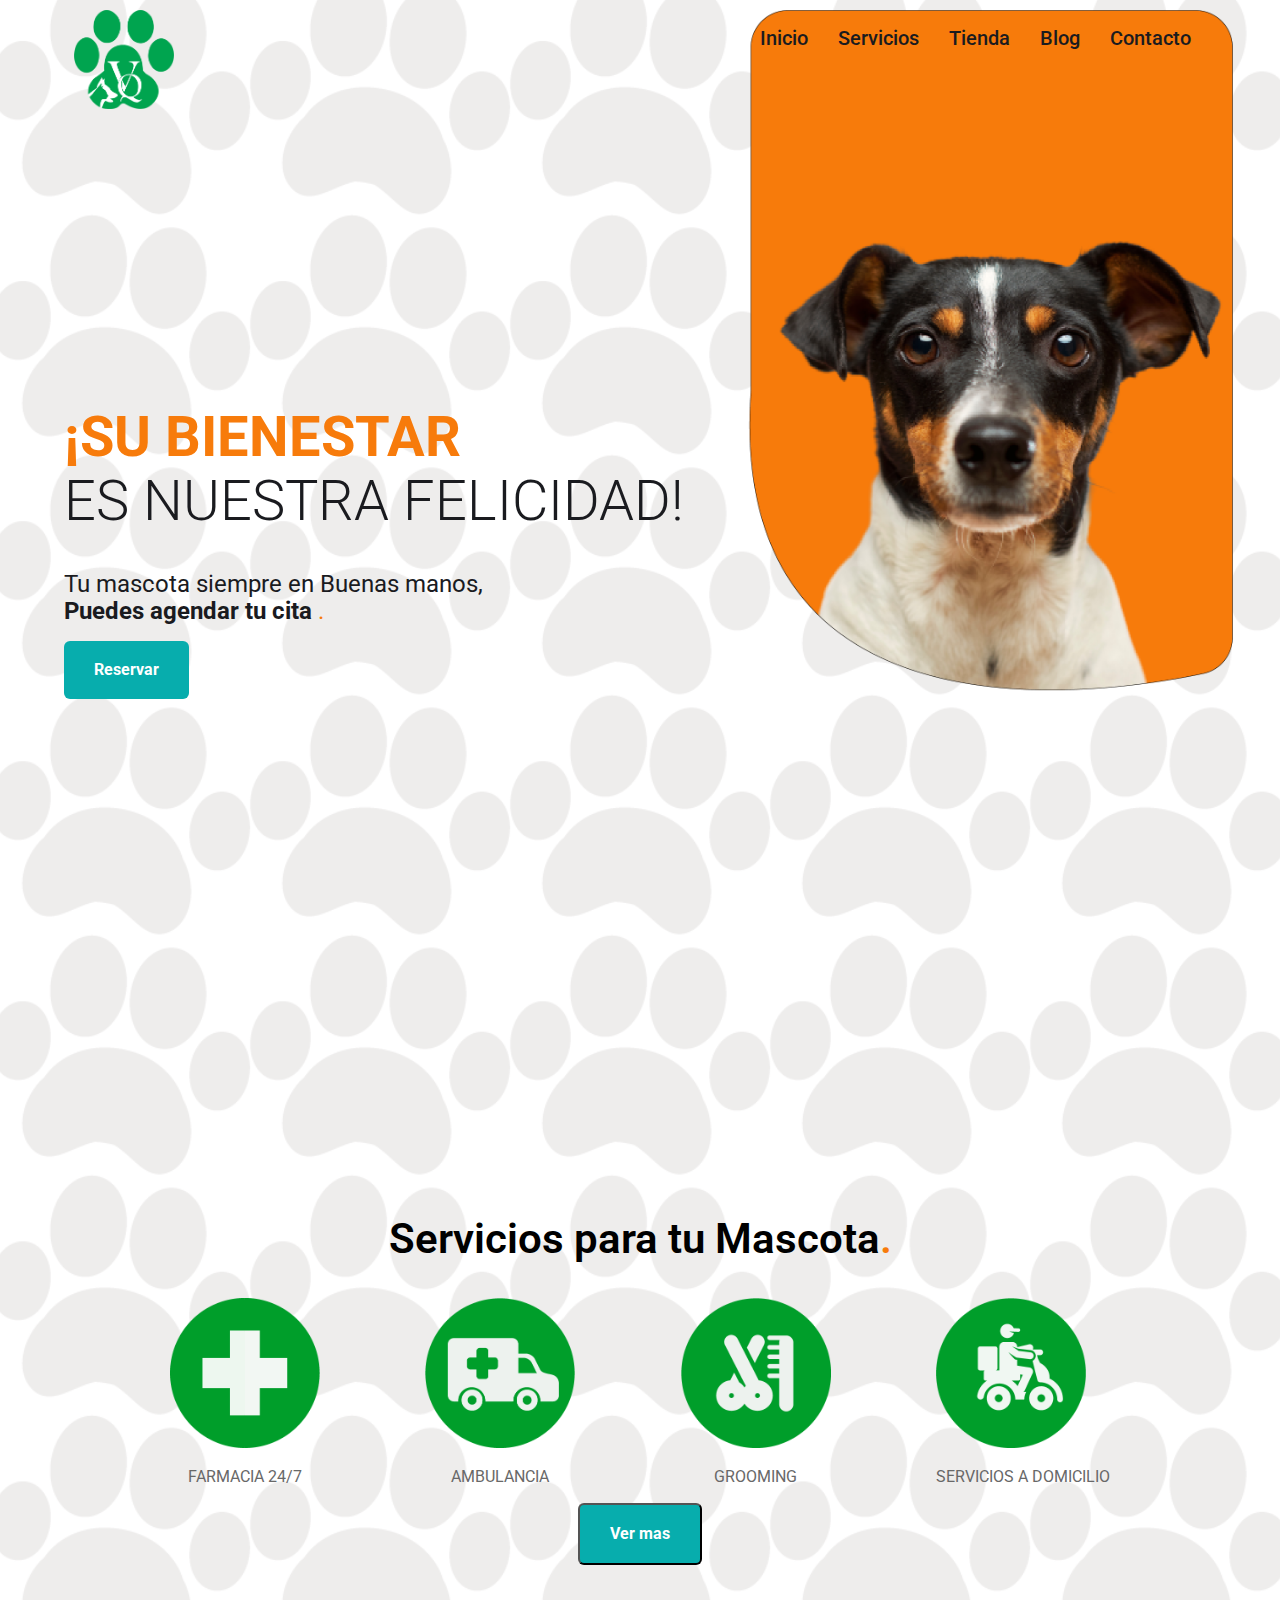
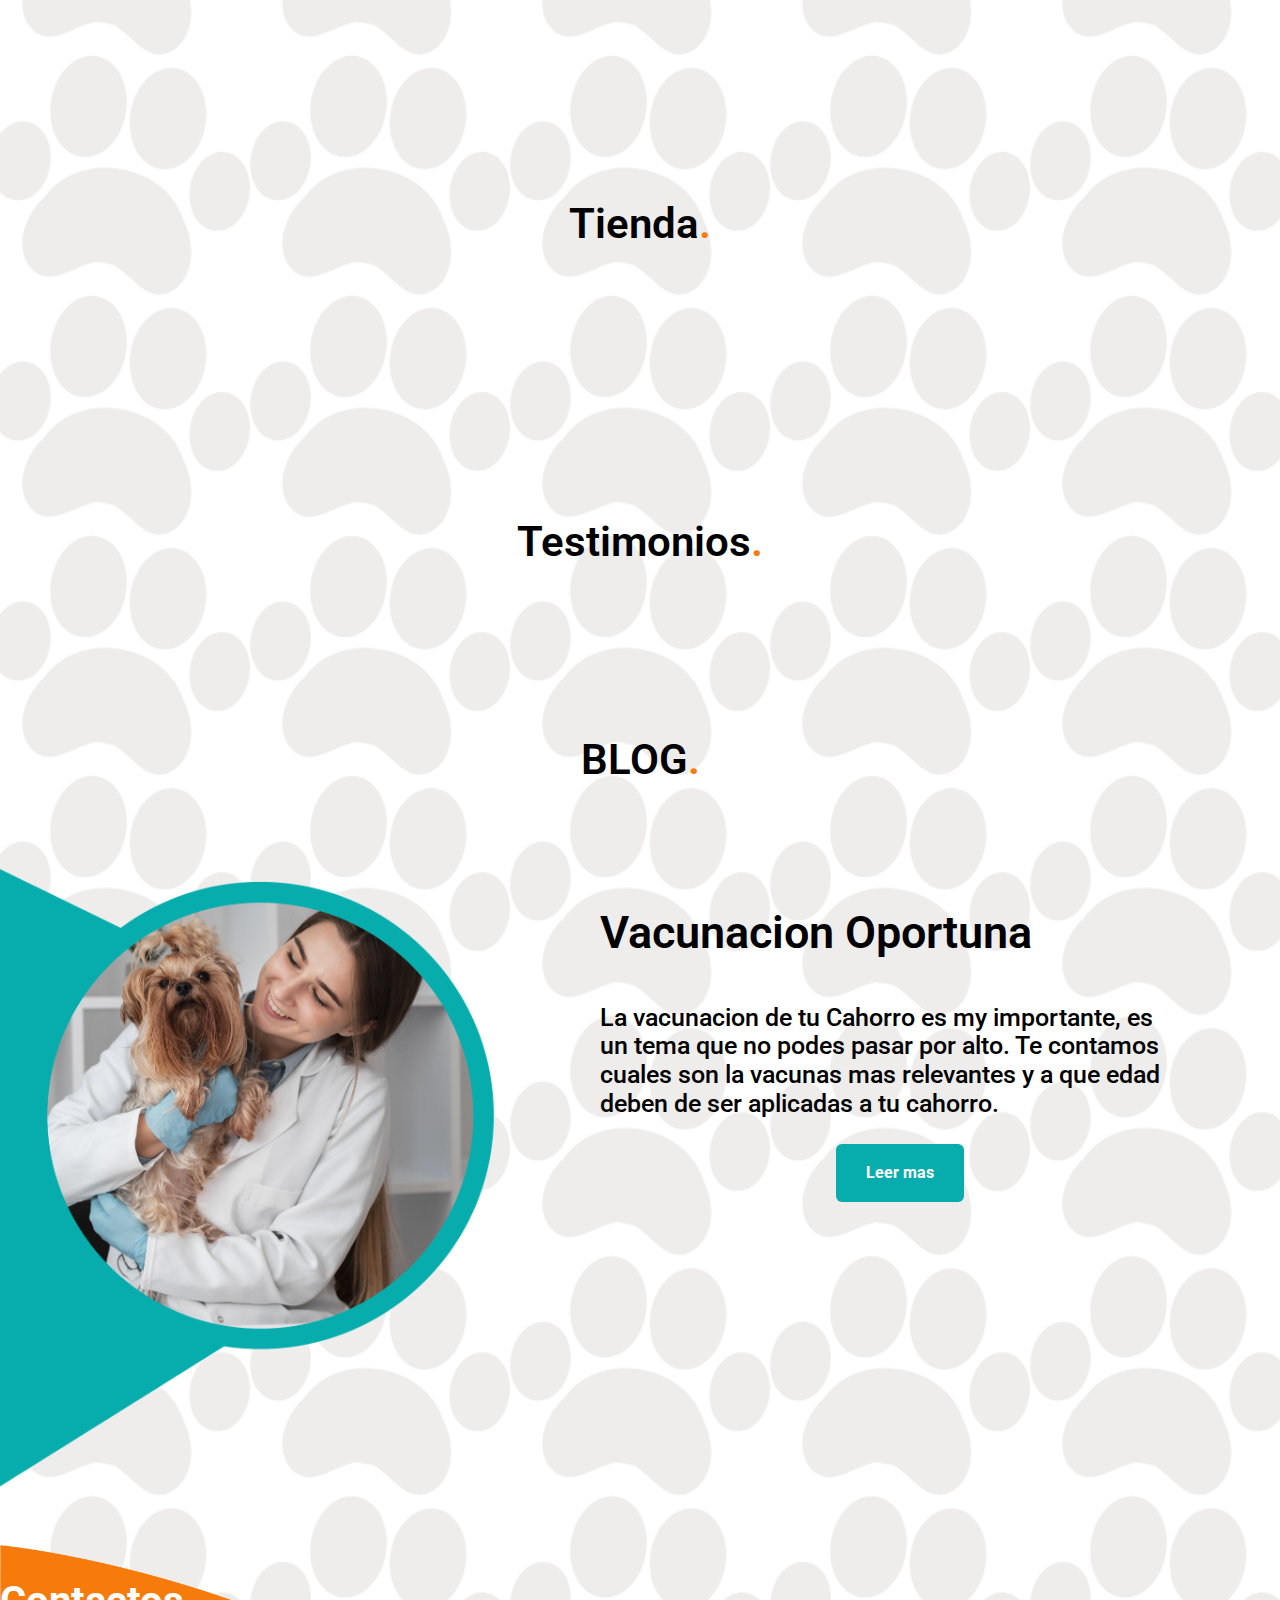
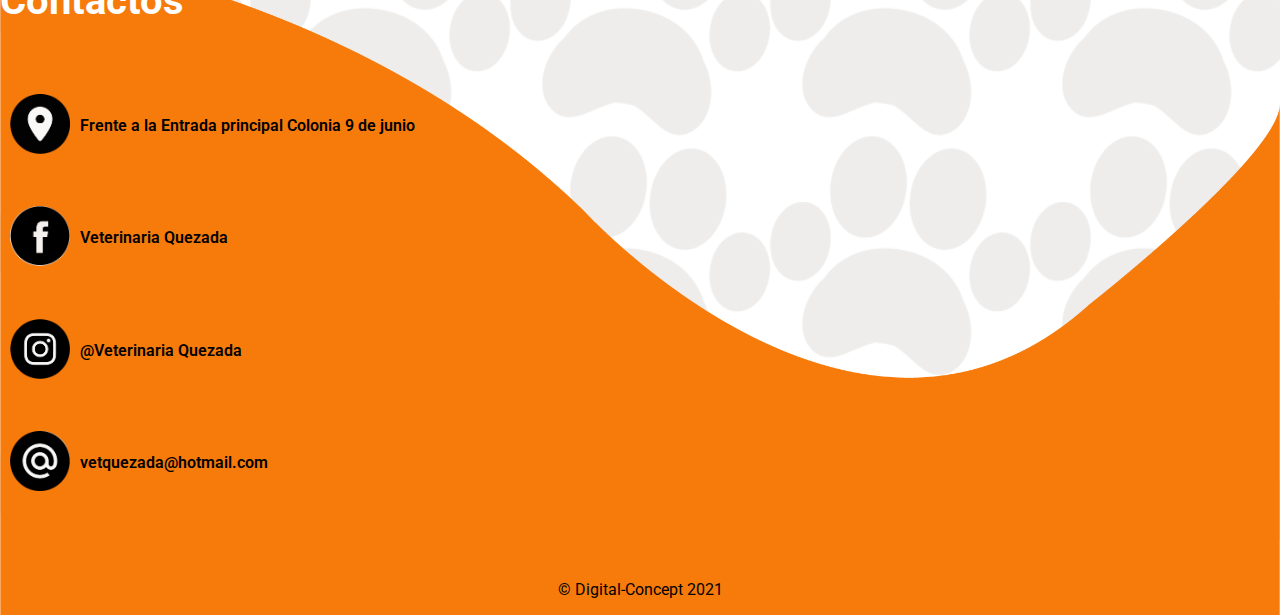
<file: index.html>
<!DOCTYPE html>
<html lang="es">
<head>
    <meta charset="UTF-8">
    <meta http-equiv="X-UA-Compatible" content="IE=edge">
    <meta name="viewport" content="width=device-width, initial-scale=1.0">
    <title>Document</title>

    <!--Link for style css-->
    <link rel="stylesheet" href="css/estilo.css">

    <!--Normalize the web page-->
    <link rel="stylesheet" href="css/normalize.css">

     <!--CDN OWL CARROUSEL-->
     <link rel="stylesheet" href="https://cdnjs.cloudflare.com/ajax/libs/OwlCarousel2/2.3.4/assets/owl.carousel.min.css">
     <link rel="stylesheet" href="https://cdnjs.cloudflare.com/ajax/libs/OwlCarousel2/2.3.4/assets/owl.theme.default.css">

     <!--Favicon-->
     <link rel="icon" type="image/png" sizes="16x16" href="recursos/1x/favicon-16x16.png" style="background: transparent;">
    
</head>
<body>
 <!--Banner-->
<header class="hero">
        <nav class="nav_hero">
            <div class="container nav_container">
                <div class="logo">
                    <div class="logo_img">
                        <img src="recursos/1x/Logo/logo_veterinaria.png" alt="logo_veterinaria">
                    </div>
                </div>

                    <div class="links link--modifier">
                        <a href="#" class="links">Inicio</a>
                        <a href="#" class="links">Servicios</a>
                        <a href="#" class="links">Tienda</a>
                        <a href="#" class="links">Blog</a>
                        <a href="#" class="links">Contacto</a>
                    </div>
            </div>
        </nav>
        <!--banner content-->
        <section class="container hero_main">
            <div class="hero_textos">
                <h1 class="tittle"><span class="exp">¡SU BIENESTAR</span><br> ES NUESTRA FELICIDAD!</h1>
                <p class="copy">Tu mascota siempre en Buenas manos,<span class="copy_active"><br> Puedes agendar tu cita</span> <span class="point">.</span></p>
                    <a href="#" class="call_t_a">
                        Reservar
                            </a>
                        </div>
                        <img src="recursos/1x/card_testimony/can3.png" class="mockup">
        </section>
        <div class="wave" style="height: 150px; overflow: hidden;" ><svg viewBox="0 0 500 150" preserveAspectRatio="none" style="height: 100%; width: 100%;"><path d="M-117.10,161.34 C40.91,179.11 429.73,-150.48 514.39,84.38 L589.45,178.13 L-20.03,163.31 Z" style="stroke: none; fill: #fff;"></path></svg></div>
</header>

 <!--Secction  Services-->
 <main>
<div class="container services_icon--modifier">
    <section class="services">
            <!--tittle pet services-->
            <h2 class="subtittle">Servicios para tu Mascota<span class="point">.</span></h2>

        <div class="icon_services icon_services--modifier">
            <!---->
            <div class="icon">
                <img src="recursos/1x/icon_services/Servicio 1Recurso 1.png" alt="farmacy">
                <div class="tittle_services">
                    <p class="services_text">
                        <a href="#">FARMACIA 24/7</a>
                    </p>
                </div>
             </div>
              <!---->
            <div class="icon">
                <img src="recursos/1x/icon_services/Servicio 2Recurso 2.png" alt="ambulance">
                <div class="tittle_services">
                    <p class="services_text">
                        <a href="#">AMBULANCIA</a>
                    </p>
                </div>
             </div>
              <!---->
            <div class="icon">
                <img src="recursos/1x/icon_services/Servicio 3Recurso 3.png" alt="Grooming">
                <div class="tittle_services">
                    <p class="services_text">
                        <a href="#">GROOMING</a>
                    </p>
                </div>
             </div>
              <!---->
            <div class="icon">
                <img src="recursos/1x/icon_services/Servicio 4Recurso 4.png" alt="Domicile">
                <div class="tittle_services">
                    <p class="services_text">
                        <a href="#">SERVICIOS A DOMICILIO</a>
                    </p>
                </div>
             </div>
        </div>
    </section>
    <!--seccion de servicios Expandidos-->
<section id="contenido" class="services">     
    <div class="icon_services icon_services--modifier">
        <!---->
        <div class="icon">
            <img src="recursos/1x/icon_services/Servicio5Recurso 9.png" alt="Hospital">
            <div class="tittle_services">
                <p class="services_text">
                    <a href="#">HOSPITALIZACION</a>
                </p>
            </div>
         </div>
          <!---->
        <div class="icon">
            <img src="recursos/1x/icon_services/Servicio6Recurso 10.png" alt="Ultra Sound">
            <div class="tittle_services">
                <p class="services_text">
                    <a href="#">ULTRA SONIDO</a>
                </p>
            </div>
         </div>
          <!---->
        <div class="icon">
            <img src="recursos/1x/icon_services/Servicio7Recurso 11.png" alt="Medical Consult">
            <div class="tittle_services">
                <p class="services_text">
                    <a href="#">CONSULTA MEDICA</a>
                </p>
            </div>
         </div>
          <!---->
        <div class="icon">
            <img src="recursos/1x/icon_services/Servicio8Recurso 12.png" alt="Fumigation">
            <div class="tittle_services">
                <p class="services_text">
                    <a href="#">FUMIGACION</a>
                </p>
            </div>
         </div>
          <!---->
        <div class="icon">
            <img src="recursos/1x/icon_services/Servicio9Recurso 13.png" alt="Shower">
            <div class="tittle_services">
                <p class="services_text">
                    <a href="#">BAÑO</a>
                </p>
            </div>
         </div>
    </div>
    
    </section>
        <div class="button_more">
             <button type="button" class="
            overflow_btn" style='cursor: pointer;' onClick="muestra_oculta('contenido')">Ver mas</button>
            </div>
</div>

 <!--Section store-->
<section class="store">
        <div class="container">
        
        <!--tittle pet services-->
        <h2 class="subtittle">Tienda<span class="point">.</span></h2>

		<div class="review-active owl-carousel">
            <!--first card-->
            <section class="store_format">
                <div class="card">
                    <div class="content__port1">
                    </div>
                    <div class="content__Descr">
                        <p class="price">C$350.00</p>
                        <div class="product">
                            <a href="#"class="see_more">Ver mas</a>
                           </div>
                    </div>
                </div>
            </section>

            <!--second card-->
            <section class="store_format">
                <div class="card">
                    <div class="content__port2">
                    </div>
                    <div class="content__Descr">
                        <p class="price">C$350.00</p>
                        <div class="product">
                            <a href="#"class="see_more">Ver mas</a>
                    </div>
                </div>
            </section>
            <!--third card-->
            <section class="store_format">
                <div class="card">
                    <div class="content__port3">
                    </div>
                    <div class="content__Descr">
                        <p class="price">C$350.00</p>
                        <div class="product">
                            <a href="#"class="see_more">Ver mas</a>
                    </div>
                </div>
            </section>
            <!--fourth card-->
            <section class="store_format">
                <div class="card">
                    <div class="content__port4">
                    </div>
                    <div class="content__Descr">
                        <p class="price">C$350.00</p>
                        <div class="product">
                            <a href="#"class="see_more">Ver mas</a>
                    </div>
                </div>
            </section>
              <!--fifth card-->
              <section class="store_format">
                <div class="card">
                    <div class="content__port5">
                    </div>
                    <div class="content__Descr">
                        <p class="price">C$350.00</p>
                        <div class="product">
                            <a href="#"class="see_more">Ver mas</a>
                    </div>
                </div>
            </section>
                </div>
                </div>
            
</section>

<!--Testimony-->
<section class="testimony">
    <div class="container">
  <!--tittle pet services-->
  <h2 class="subtittle">Testimonios<span class="point">.</span></h2>
    <div class="review-active owl-carousel">
        <!--first card testimony-->
    <section class="format_testimony">
    <div class="little_card">
    <div class="content__img1"></div>
    <div class="content__comment">
    <p class="title_off"></p>
    <p class="commentary">
     El es Max, fue atendido de manera eficiente;
     gracias por su buena atencion.
                    </p>
                </div>
            </div>
        </section>
          <!--second card testimony-->
    <section class="format_testimony">
        <div class="little_card">
        <div class="content__img2"></div>
        <div class="content__comment">
        <p class="title_off"></p>
        <p class="commentary">
            El es Tom, fue atendido de manera eficiente;
            gracias por su buena atencion.
                        </p>
                    </div>
                </div>
            </section>
           <!--third card testimony-->
    <section class="format_testimony">
        <div class="little_card">
        <div class="content__img3"></div>
        <div class="content__comment">
        <p class="title_off"></p>
        <p class="commentary">
            Ella es Lia, fue atendida de manera eficiente;
            gracias por su buena atencion.
                        </p>
                    </div>
                </div>
            </section>
         <!--fourth card testimony-->
    <section class="format_testimony">
        <div class="little_card">
        <div class="content__img4"></div>
        <div class="content__comment">
        <p class="title_off"></p>
        <p class="commentary">
            El es Lolo, fue atendido de manera eficiente;
            gracias por su buena atencion.
                        </p>
                    </div>
                </div>
            </section>
    </div>
</div>
</section>
<!--Blog-->
<section class="Blog">
 <div class="container--modifier">
     <!--tittle pet services-->
  <h2 class="subtittle">BLOG<span class="point">.</span></h2>
      <div class="web_blog">
        <div class="wave_blog_first" style="height: 150px; overflow: hidden;" ><svg viewBox="0 0 500 150" preserveAspectRatio="none" style="height: 100%; width: 100%;"><path d="M0.00,49.98 C270.03,275.81 271.49,-49.98 500.00,49.98 L500.00,0.00 L0.00,0.00 Z" style="stroke: none; fill: #fff;"></path></svg></div>
        <div class="ilustration">
          <div class="image_blog">
            <img src="recursos/1x/background/Recurso 15.png" alt="Veterinary check">
          </div>  
        </div>

        <div class="Blog_information">
          <div class="Blog_text">
            <p class="tittle_blog">Vacunacion Oportuna</p>
            <p class="content_blog">La vacunacion de tu Cahorro es my importante,
                es un tema que no podes pasar por alto. Te contamos cuales
                son la vacunas mas relevantes y a que edad deben de ser aplicadas
                a tu cahorro.
            </p>
            <div class="read">
                <a href="#" class="read_more">Leer mas</a>
               </div>
           
          </div>
          
        </div>
        <div class="wave_blog" style="height: 150px; overflow: hidden;" ><svg viewBox="0 0 500 150" preserveAspectRatio="none" style="height: 100%; width: 100%;"><path d="M-14.95,134.70 C95.08,-31.08 187.08,261.02 513.26,11.34 L500.00,150.00 L0.00,150.00 Z" style="stroke: none; fill: #fff;"></path></svg></div>
    </div>
    
  </section>

</main>
    
</body>
<!--orange footer-->
<footer class="contact">
        <div class="final container--modifier">
            <div class="wave_final" style="height: 150px; overflow: hidden;" ><svg viewBox="0 0 500 150" preserveAspectRatio="none" style="height: 100%; width: 100%;"><path d="M-0.27,120.88 C356.94,-45.88 254.79,229.44 595.65,16.28 L500.00,0.00 L0.00,0.00 Z" style="stroke: none; fill: #fff;"></path></svg></div>
            <h2 class="subtittle--modifier">Contactos<span class="point">.</span></h2>
        <section class="social">
            <ul>
                <li><a href="#"><img src="recursos/1x/icon_footer/iconoUbiqRecurso 14.png"> </a>
                    <p>Frente a la Entrada principal Colonia 9 de junio </p> 
                </li>
                <li><a href="#"><img src="recursos/1x/icon_footer/iconofbRecurso 6.png">
                </a><p>Veterinaria Quezada</p></li>
                <li><a href="#"><img src="recursos/1x/icon_footer/iconoinstRecurso 7.png">
                </a><p>@Veterinaria Quezada</p></li>
                <li><a href="#"><img src="recursos/1x/icon_footer/iconocorreoRecurso 8.png">
                </a><p>vetquezada@hotmail.com</p></li>
            </ul>
        </section>
        <section class="copyright">
            <p> &copy; Digital-Concept 2021</p>
        </section>
    </div>
        </div>
</footer>
<!--script services-->
<script>
        
    function muestra_oculta(id){
    if (document.getElementById){ 
    var el = document.getElementById(id); 
    el.style.display = (el.style.display == 'none') ? 'block' : 'none'; 
    }
    }
    window.onload = function(){
    muestra_oculta('contenido');
    }
</script>
<!--final Script-->

<!-- Jquery js -->
<script src="https://code.jquery.com/jquery-3.5.1.js"
integrity="sha256-QWo7LDvxbWT2tbbQ97B53yJnYU3WhH/C8ycbRAkjPDc="
crossorigin="anonymous" type="text/javascript"></script>
<!-- Carousel js -->
<script src="https://cdnjs.cloudflare.com/ajax/libs/OwlCarousel2/2.3.4/owl.carousel.min.js" type="text/javascript"></script>
  <!-- Active js -->
<script src="active.js" type="text/javascript"></script>
<!--final de script Tienda--> 
</html>
</file>
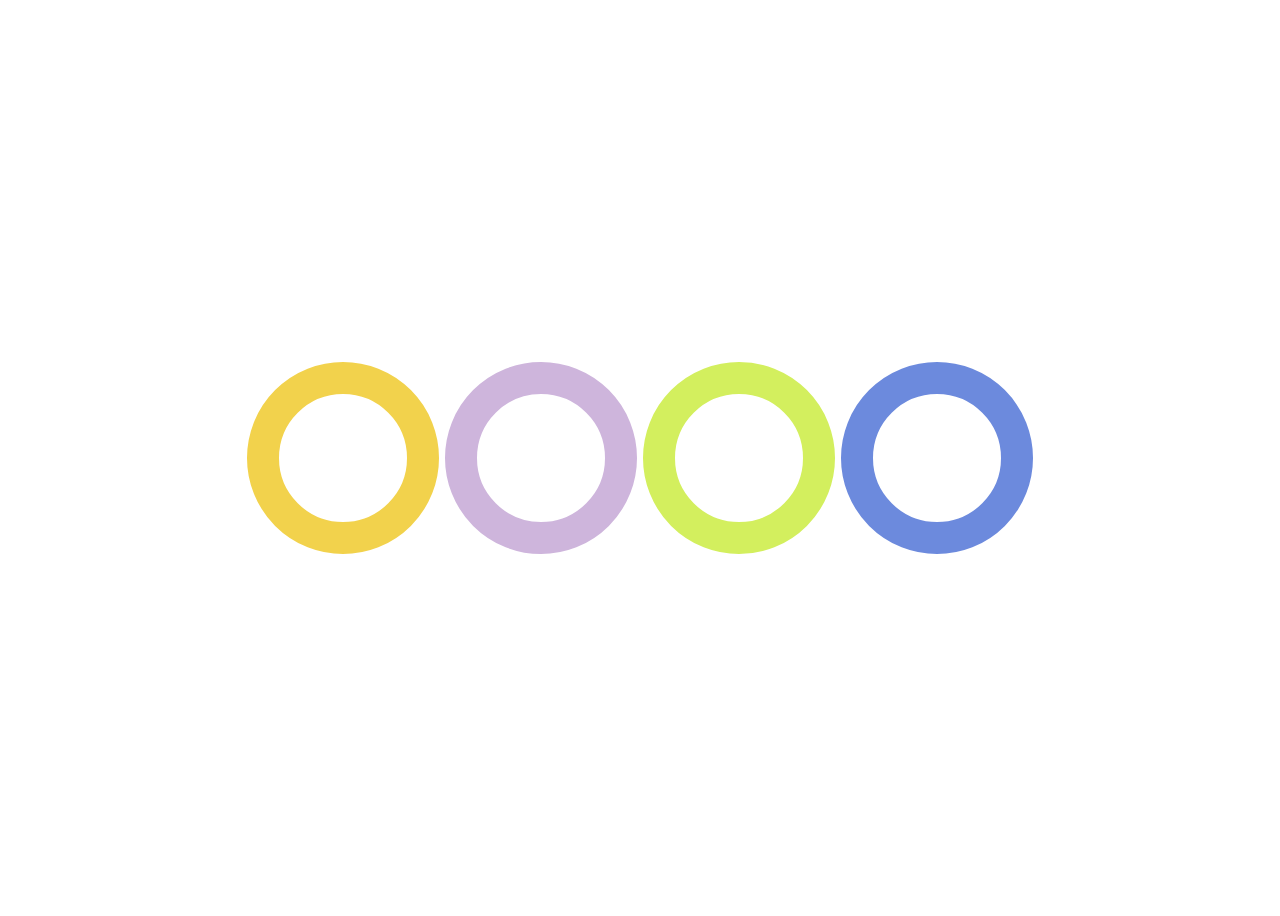
<file: recursos/1x/index.html>
<!DOCTYPE html>
<html lang="en">

<head>
    <meta charset="UTF-8">
    <meta name="viewport" content="width=device-width, initial-scale=1.0">
    <title>circles</title>

    <style>
         :root {
            --c1: #f2d24c;
            --c2: #ceb5dc;
            --c3: #d3ef5e;
            --c4: #6c8add;
        }
        
        body {
            display: flex;
            justify-content: center;
            align-items: center;
            min-height: 100vh;
        }
        
        .circle {
            position: relative;
            background-color: transparent;
            min-height: 8em;
            min-width: 8em;
            border-radius: 50%;
            /*left: -5%;*/
            margin: 0 3px;
        }
        
        .c1 {
            border: 2em solid var(--c1);
        }
        
        .c2 {
            border: 2em solid var(--c2);
        }
        
        .c3 {
            border: 2em solid var(--c3);
        }
        
        .c4 {
            border: 2em solid var(--c4);
        }
    </style>
</head>

<body>

    <div class="circle c1">
    </div>

    <div class="circle c2">
    </div>

    <div class="circle c3">
    </div>


    <div class="circle c4">
    </div>
</body>

</html>
</file>
<file: css/estilo.css>
@import url('https://fonts.googleapis.com/css2?family=Roboto:wght@400;700&display=swap');

:root{
    --gray1:#ffffff80;
    --gray2:#686868;
    --color_boton:#07adad;
    --color_test:#dbd8d7;
    --background:#f77b0b;
    --shadow: 0 5px 10px 0 linear-gradient(180deg, #30353b 0%, #1a1b1f 100%);
    --color_shadow:#00000033;

    /*circle*/
    --c1: #f2d24c;
    --c2: #ceb5dc;
    --c3: #d3ef5e;
    --c4: #6c8add;
}
.circle {
            position: relative;
            background-color: transparent;
            min-height: 8em;
            min-width: 8em;
            border-radius: 50%;
            /*left: -5%;*/
            margin: 0 3px;
        }
        
        .c1 {
            border: 2em solid var(--c1);
        }
        
        .c2 {
            border: 2em solid var(--c2);
        }
        
        .c3 {
            border: 2em solid var(--c3);
        }
        
        .c4 {
            border: 2em solid var(--c4);
        }

body{
    background: url(../recursos/1x/background/HuellaRecurso\ 5.png);
    background-size: 260px;
    background-repeat: repeat-y repeat-x;
    background-position:bottom;
    font-family: 'Roboto', sans-serif;
}

/*medidas de contenedor de pagina*/
.container{
    width: 90%;
    max-width: 1200px;
    margin: 0 auto;
    overflow: hidden;
    padding:100px 0 ;
    height: auto;
}

.container--modifier{
    width: 100%;
}
/*Empieza estilo de menu y banner*/
.hero{
    display: block;
    width: 100%;
    min-height: 120vh;
    background: url(../recursos/1x/background/Recurso\ 17.png) no-repeat top;
    background-size: 80%;
    background-position-x: 300px;
    background-position-y: 10px;

    
}
.nav_hero .links{
    color:#1a1b1f;
    height: 70px;
    
}
.nav_container{
    display: flex;
    align-items: center;
    justify-content: space-between;
    height: inherit;
    padding: 0;
}
.logo_img img{
    padding: 10px;
    width: 100px;
}
.point{
    color:var(--background);
}
.links{
    display: inline-block;
    color: inherit;
    text-decoration: none;
    font-weight: 500;
    padding:15px;
    
}
.link--modifier{
    display: flex;
    justify-content: center;
    align-items: center;
    padding: 10px;
    font-size: 20px;    
} 
.link--modifier a:hover{
    color: var(--color_boton);
}

.hero_main{
    height: calc(100vh - 80px);
    display: flex;
    justify-content: space-between;
    align-items: center;
    padding: 0;
}
.mockup{
    display: none;
}
.wave{
    display: none;
}
.wave_blog{display: none;
}
.wave_blog_first{
    display: none;
}
.wave_final{
    display: none;
}
.hero_textos{
    width: 60%;
}
.tittle{
    font-size: 56px;
    font-weight: 300;
    color: #1a1b1f;
}
.tittle .exp{
    color: var(--background);
    font-weight: 700;
}
.copy{
    font-size: 24px;
    color:#1a1b1f;
    text-shadow: var(--shadow) var(--color_shadow);
    margin: 15px 0;
}
.copy_active{
    font-weight: 700;
}
.call_t_a{
    padding: 20px 30px;
    display: inline-block;
    background: var(--color_boton);
    text-decoration: none;
    color: #fff;
    font-weight: 700;
    box-shadow: var(--shadow) var(--color_shadow);
    border-radius: 6px;
}
.call_t_a:hover{
    color: var(--background);
}

/*pet services*/

.subtittle{
    font-size: 42px;
    font-weight: 600;
    display: flex;
    justify-content: center;
    align-items: center;
}
.icon_services{
    display: flex;
    align-items: center;
    justify-content: space-evenly;
    width: 100%;
   
}
.icon img{
    width: 150px;
-webkit-transition: all .8s ease;
transition: all .8s ease;
}
.tittle_services{
    font-family: inherit;
    text-align: center;
}
.services_text a{
    color: var(--gray2);
    text-decoration: none;
}
.services_text a:hover{
    color: var(--color_boton);
}
.icon_services--modifier img:hover{
    -webkit-transform: rotatey(360deg);
                    transform: rotatey(360deg);
            -webkit-transform-style: preserve-3d;
                    transform-style: preserve-3d;
}
.button_more{
    display: flex;
    justify-content: center;
    align-items: center;
}
.overflow_btn{
    padding: 20px 30px;
    display: inline-block;
    background: var(--color_boton);
    text-decoration: none;
    color: #fff;
    font-weight: 700;
    box-shadow: var(--shadow) var(--color_shadow);
    border-radius: 6px;
}
.button_more .overflow_btn:hover{
    color: var(--background)
}

/*store*/

.store_format {
    display: flex;
    justify-content: center;
    align-items: center;
    width: 100%;
    height: 35rem;
}

.card {
    width: 300px;
    height: 480px;
    background: #ffff;
    border-radius: 0px;
    box-shadow: 0 5px 10px 0 rgba(0, 0, 0, .5);
}

.content__port1 {
    background-image: url("../recursos/1x/products/pedrigree.png");
    background-size: contain;
    background-position:center;
    transform: translateY(100px);
    position: relative;
    width: 100%;
    height: 220px;
}
.content__port2 {
  background-image: url("../recursos/1x/products/proplan.jpg");
  background-size:contain;
  background-position: center;
  transform: translateY(100px);
  position: relative;
  width: 100%;
  height: 220px;
}
.content__port3 {
background-image: url("../recursos/1x/products/royal.jpg");
background-size: contain;
background-position: center;
transform: translateY(100px);
position: relative;
width: 100%;
height: 220px;
}
.content__port4 {
background-image: url("../recursos/1x/products/asuntol.jpg");
background-size: contain;
background-position: center;
transform: translateY(100px);
position: relative;
width: 100%;
height: 220px;
}
.content__port5 {
background-image: url("../recursos/1x/products/zoetis.png");
background-size: cover;
background-position: center;
transform: translateY(100px);
position: relative;
width: 100%;
height: 220px;
}
.content__Descr {
    margin-top: 30%;
    align-items: center;
    flex-direction: column;
}

.price {
  color: #000000;
    text-align: center;
    font-size: 30px;
    font-weight: 600;
    transform: translatey(-250px);
}
.product{
 display: flex;
 justify-content: center;
 align-items: center;
}
.see_more{
    padding: 20px 30px;
    display: inline-block;
    background: var(--background);
    text-decoration: none;
    color: #fff;
    border-color: #fff;
    font-weight: 700;
    border-radius: 6px;
    
}
.see_more:hover{
    color: var(--color_boton);
}

/*Testimony*/

.format_testimony {
    display: flex;
    justify-content: center;
    align-items: center;
    width: 100%;
    height: 35rem;
}

.little_card {
    width: 300px;
    height: 360px;
    background: #ffff;
    border-radius: 30px;
    box-shadow: 0 5px 10px 0 rgba(0, 0, 0, .5);
}

.content__img1 {
    background-image:
 url("../recursos/1x/card_testimony/can1.jpg");
    background-size: cover;
    background-position: center;
    position: absolute;
    top: 25%;
    left: 50%;
    transform: translate(-50%);
    width: 150px;
    height: 150px;
    border-radius: 50%;
    box-shadow: 0 5px 10px 0 rgba(0, 0, 0, .5);
}
.content__img2 {
  background-image:
url("../recursos/1x/card_testimony/can2.jpg");
  background-size: cover;
  background-position: center;
  position: absolute;
  top: 25%;
  left: 50%;
  transform: translate(-50%);
  width: 150px;
  height: 150px;
  border-radius: 50%;
  box-shadow: 0 5px 10px 0 rgba(0, 0, 0, .5);
}
.content__img3 {
background-image:
url("../recursos/1x/card_testimony/cat1.jpg");
background-size: cover;
background-position: center;
position: absolute;
top: 25%;
left: 50%;
transform: translate(-50%);
width: 150px;
height: 150px;
border-radius: 50%;
box-shadow: 0 5px 10px 0 rgba(0, 0, 0, .5);
}
.content__img4 {
background-image:
url("../recursos/1x/card_testimony/can3.png");
background-size: cover;
background-position: -60px;
position: absolute;
top: 25%;
left: 50%;
transform: translate(-50%);
width: 150px;
height: 150px;
border-radius: 50%;
box-shadow: 0 5px 10px 0 rgba(0, 0, 0, .5);
} 
.content__comment {
    margin-top: 80%;
    padding: 10px;
    box-sizing: border-box;
    align-items: center;
    flex-direction: column;
}

/*.title_off{
  transform: translateY(10px);
    text-align: center;
    font-size: 25px;
    font-weight: 600;
}*/

.commentary{
    padding: 5px;
    font-size: 16px;
    margin-top: 1rem;
    text-align: center;
}
/*blog*/
.web_blog{
    display: flex;
    justify-content: space-between;
    align-items: center;
    flex-wrap: wrap;
}
.ilustration{
    width: 50%;
    padding: 30px 0;
    right: 120px;
    overflow: hidden;
    position: relative; 
}
.image_blog img{
    width: 100%;
    height: 100%;
    object-fit: contain; 
}
.Blog_information{
    object-fit: cover;
    width: 50%;
    max-height: 90vh;
}
.Blog_text{
    position: relative;
    right: 60px;
    margin-top:-300px;
    padding: 0 20px;
    font-family: inherit;
}
.tittle_blog{
    font-size: 45px;
    font-weight: 600;
}
.content_blog{
    width: 95%;
    font-size: 25px;
    font-weight: 500;
}
.read{
    display: flex;
    justify-content: center;
    align-items: center;
    padding: auto;
    margin: auto;
}
.read_more{
    padding: 20px 30px;
    display: inline-block;
    background: var(--color_boton);
    text-decoration: none;
    color: #fff;
    font-weight: 700;
    box-shadow: var(--shadow) var(--color_shadow);
    border-radius: 6px;
}
.read_more:hover{
    color: var(--background);
}

/*footer*/
.contact{
    display: flex;
    width: 100%;
    flex-wrap: wrap;
    background: url(../recursos/1x/background/Recurso\ 18.png);
    background-size: cover;
}
.subtittle--modifier{
    margin-bottom: 0;
    top: 20%;
    color: #fff;
    font-size: 40px;
}
.social{
    width: 50%;
    padding: 30px 10px;
    right: 40px;
    overflow: hidden;
    position: relative; 
}
.social ul li{
    display: flex;
    justify-content: left;
    align-items: center;
    margin: 0;
    padding: 0;
    list-style: none;
}

.social img{
    justify-content: space-evenly;
    width: 60px;
    top: 10px;
    padding: 1.5rem 0px;
    margin-right: 10px;
}
.social p{
    text-align: right;
    font-weight: 600;
}
.copyright{
    padding: 0;
    margin: 0;
    display: flex;
    justify-content: center;
    align-items: center;
}
/*MediaQuerys*/
@media screen and (max-width: 1260px){
    body{
        background: none;
    }
.hero{
    background: none;
}
.hero{
    background: var(--background);
}
 .mockup{
     display: flex;
     justify-content: right;
     position: relative;
     right: 150px;
        object-fit: cover;
        width: 100%;
        height: 100%;
    }

.tittle .exp{
    color: #1a1b1f;
}
.wave{
    display: flex;
    justify-content: flex-end;
    width: 100%;
    transform: translateY(1px)
    ;
  

}

.links{
    display: block;
    color: inherit;
    text-decoration: none;
    font-weight: 500;
    padding:5px;
    
}
.link--modifier{
    display: flex;
    justify-content: center;
    align-items: center;
    padding: 5px;
    font-size: 20px;    
} 
.web_blog{
    display: flex;
    justify-content: center;
    align-items: center;
    flex-wrap: wrap;
    width: 100%;
    padding: 50px 0;
    
}


}

@media screen and (max-width: 900px){

.hero{
max-height: 90vh;
background-color: var(--background);
}
.wave_blog_first{
    display: flex;
    justify-content:start;
    align-items: center;
    width: 100%;
    transform: translateY(-55px);
}
.wave_blog{
    display: flex;
    justify-content: flex-end;
    width: 100%;
    position: relative;
    transform: translatey(51px)
    ;

}
.mockup{
    display: flex;
    justify-content: right;
    position: relative;
    right: 0px;
       object-fit: cover;
       width: 100%;
       height: 50%;
   }
.tittle{
    font-size: 35px;
}
.copy{
    font-size: 20px;
}
.call_t_a{
    padding: 10px 18px;

}
.ilustration{
    display: none;
}
.web_blog{
    background:linear-gradient(180deg, var(--c1)0% , var(--c2)100%);
}
.Blog_text{
    position:relative;
    bottom: 20px;
    width: 100%;
    align-items: center;
    left: 3%;
    margin: 0 auto;
    margin-top: 40px;
    height: auto;
  
   
}
.tittle_blog{
    position: relative;
}
.content_blog{
    position: relative;
    width: 100%;
}
   
}
@media screen and (max-width: 700px){

    .contact{
        background: none;
        width: 100%;
    }
    
    .subtittle--modifier{
        display: none;
    }
    .final{
        width: 100%;
        text-align: center;
        background: linear-gradient(180deg, var(--c1) 0%, var(--background) 100%);
        justify-content: space-evenly;
        display: inline-block;
    }
    .wave_final{
        display: flex;
        justify-content:start;
        align-items: center;
        width: 100%;
    }
    .social{
        
        display: flex;
        width: 100%;
    }
      
    .social ul li{
        width: 100%;
        padding:20px 0 ;
        text-align: center;
        justify-content: space-evenly;
        margin: 0 20px;;
        display: inline-block;
    }
    .social img{
        width: 100px;
    }
    .social p{
        text-align: center;
        font-weight: 600;
    }
}
</file>
